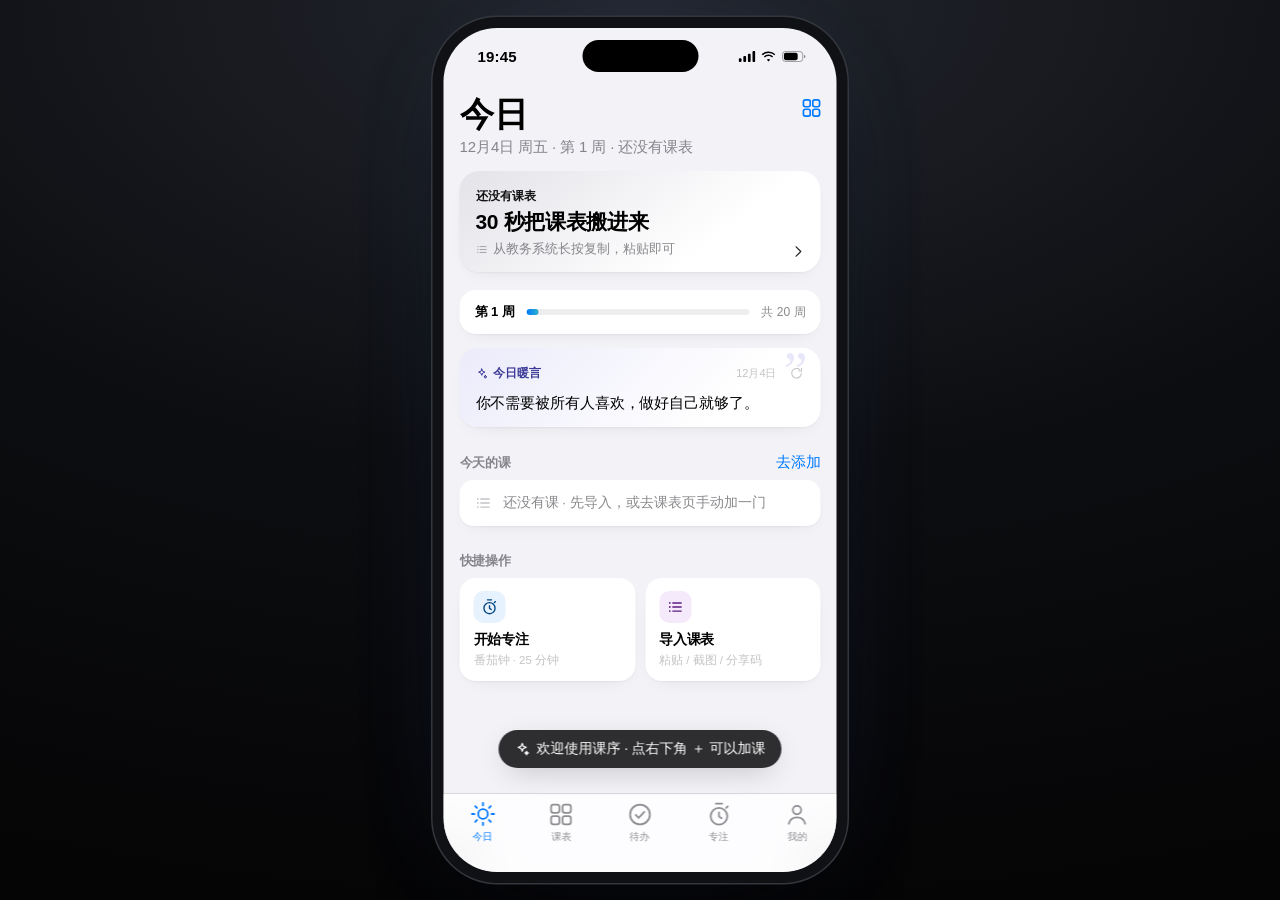
<file: web/index.html>
<!doctype html>
<html lang="zh-CN" data-theme="light">
<head>
<meta charset="utf-8">
<meta name="viewport" content="width=device-width,initial-scale=1,maximum-scale=1,user-scalable=no,viewport-fit=cover">
<meta name="theme-color" content="#F2F2F7" media="(prefers-color-scheme: light)">
<meta name="theme-color" content="#000000" media="(prefers-color-scheme: dark)">
<meta name="apple-mobile-web-app-capable" content="yes">
<meta name="apple-mobile-web-app-title" content="课序">
<meta name="apple-mobile-web-app-status-bar-style" content="default">
<meta name="description" content="课序 —— 不只是课表。课程表 / 下一节课 / 待办 DDL / 专注番茄钟 / 成绩，一个 App 全搞定。">
<title>课序 · 不只是课表</title>
<link rel="manifest" href="manifest.webmanifest">
<link rel="icon" href="assets/icon.svg" type="image/svg+xml">
<link rel="apple-touch-icon" href="assets/icon.svg">
<link rel="stylesheet" href="css/tokens.css">
<link rel="stylesheet" href="css/base.css">
<link rel="stylesheet" href="css/today.css">
<link rel="stylesheet" href="css/schedule.css">
<link rel="stylesheet" href="css/todos.css">
<link rel="stylesheet" href="css/focus.css">
<link rel="stylesheet" href="css/me.css">
<link rel="stylesheet" href="css/me-term.css">
<link rel="stylesheet" href="css/paste.css">
</head>
<body>

<div class="device" id="device">
  <div class="island" aria-hidden="true"></div>

  <div class="statusbar" aria-hidden="true">
    <span class="sb-time" id="sb-time">9:41</span>
    <span class="sb-icons">
      <svg viewBox="0 0 18 12" width="17" height="11" fill="currentColor"><rect x="0" y="8" width="3" height="4" rx="1"/><rect x="5" y="5.5" width="3" height="6.5" rx="1"/><rect x="10" y="3" width="3" height="9" rx="1"/><rect x="15" y="0" width="3" height="12" rx="1"/></svg>
      <svg viewBox="0 0 16 12" width="16" height="11" fill="currentColor"><path d="M8 2.2c2.4 0 4.6.9 6.2 2.5l1.2-1.2A10.4 10.4 0 0 0 8 .6 10.4 10.4 0 0 0 .6 3.5l1.2 1.2A8.7 8.7 0 0 1 8 2.2Zm0 3.3c1.5 0 2.9.6 3.9 1.6l1.2-1.2A7.4 7.4 0 0 0 8 3.9a7.4 7.4 0 0 0-5.1 2l1.2 1.2A5.5 5.5 0 0 1 8 5.5Zm0 3.3c.7 0 1.3.3 1.8.7L8 11.5 6.2 9.5c.5-.4 1.1-.7 1.8-.7Z"/></svg>
      <svg viewBox="0 0 26 12" width="25" height="11"><rect x="0.5" y="0.5" width="22" height="11" rx="3.2" fill="none" stroke="currentColor" stroke-opacity=".38"/><rect x="2" y="2" width="15" height="8" rx="2" fill="currentColor"/><path d="M24 4v4a2.1 2.1 0 0 0 0-4Z" fill="currentColor" fill-opacity=".45"/></svg>
    </span>
  </div>

  <header class="navbar" id="navbar">
    <button class="nav-back" id="nav-back" type="button" aria-label="返回" hidden>
      <svg viewBox="0 0 24 24" fill="none" stroke="currentColor" stroke-width="2.2" stroke-linecap="round" stroke-linejoin="round"><path d="M15 5l-7 7 7 7"/></svg>
    </button>
    <h1 class="nav-title" id="nav-title"></h1>
    <div class="nav-actions" id="nav-actions"></div>
  </header>

  <main class="page" id="page-root" tabindex="-1"></main>

  <nav class="tabbar" id="tabbar" aria-label="主导航"></nav>

  <div class="sheet-layer" id="sheet-root"></div>
  <div class="toast-layer" id="toast-root"></div>
</div>

<script src="js/store.js"></script>
<script src="js/domain.js"></script>
<script src="js/ui.js"></script>
<script src="js/fortunes.js"></script>
<script src="js/app.js"></script>
<script src="js/pages/today.js"></script>
<script src="js/pages/schedule.js"></script>
<script src="js/pages/todos.js"></script>
<script src="js/pages/focus.js"></script>
<script src="js/pages/me.js"></script>
<script src="js/native-ocr.js"></script>
<script src="js/paste-parse.js"></script>
<script src="js/paste-import.js"></script>
<script src="js/android.js"></script>
<script>App.boot();</script>
</body>
</html>
</file>
<file: web/css/tokens.css>
/* ══════════════════════════════════════════════════════════════
   课序 · Design Tokens
   iOS 17 / Human Interface Guideline 近似取值
   ══════════════════════════════════════════════════════════════ */

:root {
  --font: -apple-system, BlinkMacSystemFont, "SF Pro Text", "SF Pro Display",
          "PingFang SC", "Hiragino Sans GB", "Microsoft YaHei", "Segoe UI",
          Roboto, "Helvetica Neue", Arial, sans-serif;
  --font-mono: "SF Mono", ui-monospace, "JetBrains Mono", Consolas, monospace;

  /* ── 系统强调色 ────────────────────────────── */
  --blue: #007AFF;
  --green: #34C759;
  --orange: #FF9500;
  --red: #FF3B30;
  --purple: #AF52DE;
  --teal: #30B0C7;
  --indigo: #5856D6;
  --pink: #FF2D55;
  --yellow: #FFCC00;
  --brown: #A2845E;
  --gray: #8E8E93;
  --gray2: #AEAEB2;
  --gray3: #C7C7CC;

  /* ── 背景 / 分组 ───────────────────────────── */
  --bg-grouped: #F2F2F7;
  --bg-base: #FFFFFF;
  --bg-card: #FFFFFF;
  --bg-card-solid: #FFFFFF;
  --bg-input: #EFEFF4;
  --bg-seg: rgba(118, 118, 128, 0.12);

  /* ── 文字 ──────────────────────────────────── */
  --label: #000000;
  --label-2: rgba(60, 60, 67, 0.6);
  --label-3: rgba(60, 60, 67, 0.3);
  --label-4: rgba(60, 60, 67, 0.18);

  /* ── 描边 / 填充 ───────────────────────────── */
  --separator: rgba(60, 60, 67, 0.29);
  --separator-opaque: #C6C6C8;
  --fill: rgba(120, 120, 128, 0.2);
  --fill-2: rgba(120, 120, 128, 0.16);
  --fill-3: rgba(118, 118, 128, 0.12);

  /* ── 材质（毛玻璃） ────────────────────────── */
  --material-nav: rgba(249, 249, 249, 0.82);
  --material-tab: rgba(255, 255, 255, 0.84);
  --blur: saturate(180%) blur(24px);

  /* ── 阴影 ──────────────────────────────────── */
  --shadow-card: 0 1px 2px rgba(0, 0, 0, 0.04), 0 6px 20px -12px rgba(0, 0, 0, 0.14);
  --shadow-float: 0 8px 30px -8px rgba(0, 0, 0, 0.24);
  --shadow-sheet: 0 -8px 40px -10px rgba(0, 0, 0, 0.22);

  /* ── 圆角 ──────────────────────────────────── */
  --r-card: 16px;
  --r-list: 14px;
  --r-btn: 12px;
  --r-pill: 999px;

  /* ── 间距节奏（4pt 网格） ──────────────────── */
  --gutter: 16px;

  /* ── 动效 ──────────────────────────────────── */
  --ease-ios: cubic-bezier(0.32, 0.72, 0, 1);
  --ease-out: cubic-bezier(0.16, 1, 0.3, 1);
  --spring: cubic-bezier(0.34, 1.36, 0.64, 1);
}

/* ── 深色 ─────────────────────────────────────── */
:root[data-theme="dark"] {
  --blue: #0A84FF;
  --green: #30D158;
  --orange: #FF9F0A;
  --red: #FF453A;
  --purple: #BF5AF2;
  --teal: #40C8E0;
  --indigo: #5E5CE6;
  --pink: #FF375F;
  --yellow: #FFD60A;
  --brown: #AC8E68;
  --gray: #8E8E93;
  --gray2: #636366;
  --gray3: #48484A;

  --bg-grouped: #000000;
  --bg-base: #000000;
  --bg-card: #1C1C1E;
  --bg-card-solid: #1C1C1E;
  --bg-input: #1C1C1E;
  --bg-seg: rgba(118, 118, 128, 0.24);

  --label: #FFFFFF;
  --label-2: rgba(235, 235, 245, 0.6);
  --label-3: rgba(235, 235, 245, 0.3);
  --label-4: rgba(235, 235, 245, 0.18);

  --separator: rgba(84, 84, 88, 0.6);
  --separator-opaque: #38383A;
  --fill: rgba(120, 120, 128, 0.36);
  --fill-2: rgba(120, 120, 128, 0.32);
  --fill-3: rgba(118, 118, 128, 0.24);

  --material-nav: rgba(30, 30, 32, 0.78);
  --material-tab: rgba(22, 22, 24, 0.86);

  --shadow-card: 0 1px 2px rgba(0, 0, 0, 0.4);
  --shadow-float: 0 10px 34px -10px rgba(0, 0, 0, 0.7);
  --shadow-sheet: 0 -8px 40px -10px rgba(0, 0, 0, 0.6);
}

/* ── 课程色板：8 套柔和色，浅/深色各一组 ──────── */
:root {
  --tone-1: #FF9500; --tone-1-soft: #FFF3E2; --tone-1-ink: #8A4B00;
  --tone-2: #007AFF; --tone-2-soft: #E7F2FF; --tone-2-ink: #00457F;
  --tone-3: #34C759; --tone-3-soft: #E6F8EB; --tone-3-ink: #0B6B2A;
  --tone-4: #5856D6; --tone-4-soft: #EBEBFB; --tone-4-ink: #2B2A8E;
  --tone-5: #30B0C7; --tone-5-soft: #E2F6FA; --tone-5-ink: #0C5E6E;
  --tone-6: #AF52DE; --tone-6-soft: #F5E9FC; --tone-6-ink: #5E1F80;
  --tone-7: #FF2D55; --tone-7-soft: #FFE8EE; --tone-7-ink: #8E0A28;
  --tone-8: #A2845E; --tone-8-soft: #F3EEE7; --tone-8-ink: #57432A;
}
:root[data-theme="dark"] {
  --tone-1: #FF9F0A; --tone-1-soft: rgba(255, 159, 10, 0.16); --tone-1-ink: #FFC46B;
  --tone-2: #0A84FF; --tone-2-soft: rgba(10, 132, 255, 0.16); --tone-2-ink: #6FB7FF;
  --tone-3: #30D158; --tone-3-soft: rgba(48, 209, 88, 0.16);  --tone-3-ink: #7BE79A;
  --tone-4: #5E5CE6; --tone-4-soft: rgba(94, 92, 230, 0.18);  --tone-4-ink: #9B99FF;
  --tone-5: #40C8E0; --tone-5-soft: rgba(64, 200, 224, 0.16); --tone-5-ink: #86DBEC;
  --tone-6: #BF5AF2; --tone-6-soft: rgba(191, 90, 242, 0.16); --tone-6-ink: #D79BFA;
  --tone-7: #FF375F; --tone-7-soft: rgba(255, 55, 95, 0.16);  --tone-7-ink: #FF8199;
  --tone-8: #AC8E68; --tone-8-soft: rgba(172, 142, 104, 0.18);--tone-8-ink: #CDB191;
}

/* 便捷别名：.tone-N 同时提供 --tone / --tone-soft / --tone-ink */
.tone-1 { --tone: var(--tone-1); --tone-soft: var(--tone-1-soft); --tone-ink: var(--tone-1-ink); }
.tone-2 { --tone: var(--tone-2); --tone-soft: var(--tone-2-soft); --tone-ink: var(--tone-2-ink); }
.tone-3 { --tone: var(--tone-3); --tone-soft: var(--tone-3-soft); --tone-ink: var(--tone-3-ink); }
.tone-4 { --tone: var(--tone-4); --tone-soft: var(--tone-4-soft); --tone-ink: var(--tone-4-ink); }
.tone-5 { --tone: var(--tone-5); --tone-soft: var(--tone-5-soft); --tone-ink: var(--tone-5-ink); }
.tone-6 { --tone: var(--tone-6); --tone-soft: var(--tone-6-soft); --tone-ink: var(--tone-6-ink); }
.tone-7 { --tone: var(--tone-7); --tone-soft: var(--tone-7-soft); --tone-ink: var(--tone-7-ink); }
.tone-8 { --tone: var(--tone-8); --tone-soft: var(--tone-8-soft); --tone-ink: var(--tone-8-ink); }
</file>
<file: web/css/base.css>
/* ══════════════════════════════════════════════════════════════
   课序 · Base：外壳 / 导航 / 通用组件
   ══════════════════════════════════════════════════════════════ */

*, *::before, *::after { box-sizing: border-box; }

html, body {
  margin: 0; padding: 0; height: 100%;
  -webkit-text-size-adjust: 100%;
}

body {
  font-family: var(--font);
  color: var(--label);
  background: #0a0b0d;
  position: relative;
  display: block;
  width: 100%;
  overflow: hidden;
  overscroll-behavior: none;
  -webkit-font-smoothing: antialiased;
  -moz-osx-font-smoothing: grayscale;
  -webkit-tap-highlight-color: transparent;
}

button { font: inherit; color: inherit; border: 0; background: none; padding: 0; cursor: pointer; }
input, textarea, select { font: inherit; color: inherit; }
h1, h2, h3, h4, p { margin: 0; }
ul, ol { margin: 0; padding: 0; list-style: none; }
svg { display: block; }
[hidden] { display: none !important; }
::selection { background: rgba(0, 122, 255, 0.24); }

/* ── 设备外壳 ─────────────────────────────────────────────── */
.device {
  position: absolute;
  inset: 0;
  display: flex; flex-direction: column;
  width: 100%; height: 100%;
  overflow: hidden;
  background: var(--bg-grouped);
  --top: 12px;
  --bottom: 14px;
  isolation: isolate;
}

body.has-frame { background: radial-gradient(130% 100% at 50% 0%, #23262e 0%, #0d0e11 52%, #050506 100%); }
body.has-frame .device {
  inset: auto;
  left: 50%; top: 50%;
  transform: translate(-50%, -50%);
  width: 393px;
  height: min(852px, calc(100dvh - 56px));
  border-radius: 54px;
  --top: 56px;
  --bottom: 26px;
  box-shadow:
    0 0 0 11px #101114,
    0 0 0 12.5px #33363d,
    0 40px 90px -32px rgba(0, 0, 0, 0.9),
    0 0 130px -50px rgba(90, 140, 255, 0.28);
}

/* ── 状态栏 / 灵动岛 ──────────────────────────────────────── */
.island { display: none; }
body.has-frame .island {
  display: block; position: absolute; z-index: 40;
  top: 12px; left: 50%; transform: translateX(-50%);
  width: 116px; height: 32px; border-radius: 20px;
  background: #000;
}
.statusbar { display: none; }
body.has-frame .statusbar {
  display: flex; align-items: center; justify-content: space-between;
  position: absolute; z-index: 41; top: 0; left: 0; right: 0;
  height: 56px; padding: 0 30px 0 34px;
  font-size: 15px; font-weight: 600; letter-spacing: 0.2px;
  color: var(--label);
  pointer-events: none;
}
.sb-icons { display: flex; align-items: center; gap: 5px; }

/* ── 导航栏 ───────────────────────────────────────────────── */
.navbar {
  position: absolute; z-index: 30;
  top: var(--top); left: 0; right: 0;
  height: 48px;
  display: flex; align-items: center; justify-content: center;
  padding: 0 12px;
  color: var(--label);
  transition: background .22s var(--ease-ios), box-shadow .22s var(--ease-ios), backdrop-filter .22s;
  -webkit-backdrop-filter: transparent;
  backdrop-filter: transparent;
}
.navbar.scrolled {
  background: var(--material-nav);
  -webkit-backdrop-filter: var(--blur);
  backdrop-filter: var(--blur);
  box-shadow: 0 0.5px 0 var(--separator);
}
.navbar.solid {
  background: var(--material-nav);
  -webkit-backdrop-filter: var(--blur);
  backdrop-filter: var(--blur);
  box-shadow: 0 0.5px 0 var(--separator);
}
.nav-title {
  font-size: 17px; font-weight: 600; letter-spacing: -0.2px;
  opacity: 0; transform: translateY(3px);
  transition: opacity .2s var(--ease-ios), transform .2s var(--ease-ios);
  white-space: nowrap; overflow: hidden; text-overflow: ellipsis;
  max-width: 60%;
}
.navbar.scrolled .nav-title,
.navbar.solid .nav-title { opacity: 1; transform: none; }
.nav-back {
  position: absolute; left: 6px; top: 50%; transform: translateY(-50%);
  width: 40px; height: 40px; display: grid; place-items: center;
  color: var(--blue); border-radius: var(--r-pill);
}
.nav-back svg { width: 22px; height: 22px; }
.nav-back:active { opacity: .5; }
.nav-actions {
  position: absolute; right: 14px; top: 50%; transform: translateY(-50%);
  display: flex; align-items: center; gap: 14px;
}
.nav-action { color: var(--blue); font-size: 17px; font-weight: 400; }
.nav-action:active { opacity: .5; }

/* ── 页面滚动区 ───────────────────────────────────────────── */
.page {
  position: relative;
  flex: 1 1 auto;
  overflow-y: auto;
  overflow-x: hidden;
  -webkit-overflow-scrolling: touch;
  overscroll-behavior: contain;
  padding: calc(var(--top) + 8px) 0 calc(var(--bottom) + 74px);
  scrollbar-width: none;
  outline: none;
}
.page::-webkit-scrollbar { display: none; }
.page-enter { animation: pageIn .32s var(--ease-ios) both; }
@keyframes pageIn {
  from { opacity: 0; transform: translateY(8px) scale(0.995); }
  to   { opacity: 1; transform: none; }
}

/* ── 标题 ─────────────────────────────────────────────────── */
.large-title {
  font-size: 34px; line-height: 41px; font-weight: 700;
  letter-spacing: 0.37px;
  padding: 2px var(--gutter) 0;
}
.large-title .lt-sub {
  display: block;
  font-size: 15px; font-weight: 400; line-height: 20px;
  letter-spacing: -0.1px; color: var(--label-2);
  margin-top: 2px;
}
.section-head {
  display: flex; align-items: baseline; justify-content: space-between;
  padding: 26px var(--gutter) 8px;
  font-size: 13px; font-weight: 600; letter-spacing: -0.08px;
  color: var(--label-2); text-transform: none;
}
.section-head .sh-action { color: var(--blue); font-weight: 400; font-size: 15px; }
.group-label {
  padding: 18px var(--gutter) 6px;
  font-size: 13px; font-weight: 600; color: var(--label-2);
}

/* ── 卡片 ─────────────────────────────────────────────────── */
.card {
  background: var(--bg-card);
  border-radius: var(--r-card);
  box-shadow: var(--shadow-card);
}
.card-pad { padding: 16px; }
.stack { display: flex; flex-direction: column; gap: 12px; }
.row { display: flex; align-items: center; gap: 12px; }
.grow { flex: 1 1 auto; min-width: 0; }
.muted { color: var(--label-2); }
.ellipsis { white-space: nowrap; overflow: hidden; text-overflow: ellipsis; }

/* ── 分组列表（iOS insetGrouped） ─────────────────────────── */
.list {
  margin: 0 var(--gutter);
  background: var(--bg-card);
  border-radius: var(--r-list);
  overflow: hidden;
  box-shadow: var(--shadow-card);
}
.list-row {
  position: relative;
  display: flex; align-items: center; gap: 12px;
  width: 100%;
  min-height: 46px;
  padding: 11px 14px;
  text-align: left;
  background: var(--bg-card);
  transition: background .12s;
}
.list-row + .list-row::before {
  content: ""; position: absolute; top: 0; left: 14px; right: 0;
  height: 0.5px; background: var(--separator);
}
.list-row.tappable:active { background: var(--fill-3); }
.list-row .lr-icon {
  width: 29px; height: 29px; border-radius: 8px;
  display: grid; place-items: center; flex: 0 0 auto;
  background: var(--blue); color: #fff;
}
.list-row .lr-icon svg { width: 17px; height: 17px; }
.list-row .lr-title { font-size: 17px; letter-spacing: -0.2px; }
.list-row .lr-value { font-size: 17px; color: var(--label-2); margin-left: auto; }
.list-row .lr-chevron { color: var(--label-3); margin-left: auto; }
.list-row .lr-chevron svg { width: 15px; height: 15px; }
.list-footer {
  padding: 7px calc(var(--gutter) + 4px) 0;
  font-size: 12.5px; line-height: 17px; color: var(--label-2);
}

/* ── 按钮 ─────────────────────────────────────────────────── */
.btn {
  display: inline-flex; align-items: center; justify-content: center; gap: 6px;
  min-height: 44px; padding: 0 18px;
  border-radius: var(--r-btn);
  font-size: 17px; font-weight: 500; letter-spacing: -0.2px;
  transition: transform .12s var(--ease-out), opacity .12s, background .15s;
  user-select: none;
}
.btn:active { transform: scale(0.97); opacity: .8; }
.btn-primary { background: var(--blue); color: #fff; }
.btn-secondary { background: var(--fill-3); color: var(--blue); }
.btn-tinted { background: var(--blue); color: #fff; }
.btn-danger { color: var(--red); background: var(--fill-3); }
.btn-ghost { color: var(--blue); }
.btn-block { display: flex; width: 100%; }
.btn-sm { min-height: 34px; font-size: 15px; padding: 0 12px; border-radius: 10px; }
.btn[disabled] { opacity: .38; pointer-events: none; }

.chip {
  display: inline-flex; align-items: center; gap: 5px;
  height: 28px; padding: 0 11px;
  border-radius: var(--r-pill);
  font-size: 13px; font-weight: 500;
  background: var(--fill-3); color: var(--label-2);
  transition: background .15s, color .15s, transform .12s;
}
.chip:active { transform: scale(0.95); }
.chip.on { background: var(--blue); color: #fff; }

.tone-pill {
  display: inline-flex; align-items: center; gap: 6px;
  height: 26px; padding: 0 10px; border-radius: var(--r-pill);
  font-size: 12.5px; font-weight: 600;
  background: var(--tone-soft); color: var(--tone-ink);
}
.tone-dot { width: 8px; height: 8px; border-radius: 50%; background: var(--tone); flex: 0 0 auto; }

/* ── 分段控件 ─────────────────────────────────────────────── */
.seg {
  display: flex; gap: 2px; padding: 2px;
  margin: 0 var(--gutter);
  background: var(--bg-seg);
  border-radius: 9px;
}
.seg-item {
  flex: 1; min-height: 32px;
  display: flex; align-items: center; justify-content: center;
  font-size: 13px; font-weight: 500; letter-spacing: -0.08px;
  color: var(--label);
  border-radius: 7px;
  transition: background .18s var(--ease-ios), box-shadow .18s;
}
.seg-item.on {
  background: var(--bg-card-solid);
  box-shadow: 0 3px 8px -2px rgba(0, 0, 0, 0.12), 0 0 0 0.5px rgba(0, 0, 0, 0.04);
  font-weight: 600;
}

/* ── 表单 ─────────────────────────────────────────────────── */
.field { display: flex; flex-direction: column; gap: 7px; }
.field-label {
  font-size: 12.5px; font-weight: 600; color: var(--label-2);
  padding-left: 2px;
}
.input, .textarea, .select {
  width: 100%;
  min-height: 44px;
  padding: 11px 13px;
  background: var(--bg-input);
  border: 0; border-radius: var(--r-btn);
  font-size: 17px; letter-spacing: -0.2px;
  color: var(--label);
  outline: none;
  transition: box-shadow .15s;
  -webkit-appearance: none; appearance: none;
}
.input::placeholder, .textarea::placeholder { color: var(--label-3); }
.input:focus, .textarea:focus { box-shadow: 0 0 0 3px rgba(0, 122, 255, 0.24); }
.textarea { min-height: 84px; resize: none; line-height: 1.4; }

/* iOS 开关 */
.switch {
  position: relative; width: 51px; height: 31px; flex: 0 0 auto;
  border-radius: var(--r-pill); background: var(--fill);
  transition: background .22s var(--ease-ios);
}
.switch::after {
  content: ""; position: absolute; top: 2px; left: 2px;
  width: 27px; height: 27px; border-radius: 50%;
  background: #fff; box-shadow: 0 2px 5px rgba(0, 0, 0, 0.22);
  transition: transform .22s var(--ease-ios);
}
.switch.on { background: var(--green); }
.switch.on::after { transform: translateX(20px); }

/* ── 模态面板 sheet ───────────────────────────────────────── */
.sheet-layer {
  position: absolute; inset: 0; z-index: 60;
  pointer-events: none;
}
.sheet-layer.open { pointer-events: auto; }
.sheet-backdrop {
  position: absolute; inset: 0;
  background: rgba(0, 0, 0, 0.34);
  opacity: 0; transition: opacity .28s var(--ease-ios);
  -webkit-backdrop-filter: blur(0px); backdrop-filter: blur(0px);
}
.sheet-backdrop.in { opacity: 1; }
.sheet {
  position: absolute; left: 0; right: 0; bottom: 0;
  max-height: 92%;
  display: flex; flex-direction: column;
  background: var(--bg-card);
  border-radius: 22px 22px 0 0;
  box-shadow: var(--shadow-sheet);
  transform: translateY(100%);
  transition: transform .38s var(--ease-ios);
  will-change: transform;
  padding-bottom: var(--bottom);
}
.sheet.in { transform: none; }
.sheet-grabber {
  width: 38px; height: 5px; border-radius: 3px;
  background: var(--label-4);
  margin: 8px auto 0; flex: 0 0 auto;
}
.sheet-head {
  display: flex; align-items: center; justify-content: space-between;
  gap: 10px; padding: 12px 18px 10px;
  flex: 0 0 auto;
}
.sheet-title { font-size: 19px; font-weight: 700; letter-spacing: -0.3px; }
.sheet-subtitle {
  font-size: 13px; font-weight: 400; color: var(--label-2);
  align-self: baseline;
  white-space: nowrap; overflow: hidden; text-overflow: ellipsis;
  max-width: 46%;
}
.sheet-body {
  padding: 0 18px 16px;
  overflow-y: auto;
  overscroll-behavior: contain;
  -webkit-overflow-scrolling: touch;
}
.sheet-actions {
  display: flex; gap: 10px; padding: 8px 18px 4px;
  flex: 0 0 auto;
}
.sheet-close { color: var(--blue); font-size: 17px; }

/* 弹窗 alert */
.alert {
  position: absolute; left: 50%; top: 50%; transform: translate(-50%, -50%) scale(0.92);
  width: 280px; border-radius: 20px; overflow: hidden;
  background: var(--material-nav);
  -webkit-backdrop-filter: var(--blur); backdrop-filter: var(--blur);
  opacity: 0; transition: opacity .22s var(--ease-ios), transform .28s var(--spring);
  text-align: center; box-shadow: var(--shadow-float);
}
.alert.in { opacity: 1; transform: translate(-50%, -50%) scale(1); }
.alert-text { padding: 20px 18px 16px; }
.alert-title { font-size: 17px; font-weight: 600; letter-spacing: -0.2px; }
.alert-msg { margin-top: 4px; font-size: 13px; line-height: 18px; color: var(--label-2); }
.alert-actions { display: flex; border-top: 0.5px solid var(--separator); }
.alert-btn {
  flex: 1; min-height: 44px; font-size: 17px; color: var(--blue);
  border-right: 0.5px solid var(--separator);
}
.alert-btn:last-child { border-right: 0; }
.alert-btn.danger { color: var(--red); font-weight: 600; }
.alert-btn:active { background: var(--fill-3); }

/* ── Toast ────────────────────────────────────────────────── */
.toast-layer {
  position: absolute; left: 0; right: 0; bottom: calc(var(--bottom) + 78px);
  z-index: 90; display: flex; flex-direction: column; align-items: center;
  gap: 8px; pointer-events: none;
}
.toast {
  max-width: 80%;
  padding: 10px 16px; border-radius: var(--r-pill);
  background: rgba(30, 30, 32, 0.92);
  -webkit-backdrop-filter: blur(14px); backdrop-filter: blur(14px);
  color: #fff; font-size: 14px; font-weight: 500;
  box-shadow: var(--shadow-float);
  animation: toastIn .3s var(--spring) both;
}
.toast.out { animation: toastOut .24s var(--ease-ios) both; }
@keyframes toastIn { from { opacity: 0; transform: translateY(10px) scale(0.94); } }
@keyframes toastOut { to { opacity: 0; transform: translateY(-6px) scale(0.96); } }

/* ── 底部 Tab Bar ─────────────────────────────────────────── */
.tabbar {
  position: absolute; left: 0; right: 0; bottom: 0; z-index: 50;
  height: calc(52px + var(--bottom));
  padding-bottom: var(--bottom);
  display: flex;
  background: var(--material-tab);
  -webkit-backdrop-filter: var(--blur); backdrop-filter: var(--blur);
  box-shadow: 0 -0.5px 0 var(--separator);
}
body.has-frame .tabbar { border-radius: 0 0 54px 54px; }
.tab {
  flex: 1; display: flex; flex-direction: column;
  align-items: center; justify-content: center; gap: 2px;
  padding-top: 4px;
  color: var(--gray);
  transition: color .18s var(--ease-ios);
}
.tab svg { width: 27px; height: 27px; stroke-width: 1.6; transition: transform .2s var(--spring); }
.tab-label { font-size: 10px; font-weight: 500; letter-spacing: 0.1px; }
.tab.active { color: var(--blue); }
.tab.active svg { transform: translateY(-0.5px) scale(1.02); }
.tab:active svg { transform: scale(0.9); }

/* ── 通用小件 ─────────────────────────────────────────────── */
.badge {
  display: inline-flex; align-items: center; justify-content: center;
  min-width: 18px; height: 18px; padding: 0 5px;
  border-radius: var(--r-pill);
  background: var(--red); color: #fff;
  font-size: 11px; font-weight: 700;
}
.badge.blue { background: var(--blue); }
.avatar {
  width: 40px; height: 40px; border-radius: 50%;
  display: grid; place-items: center; flex: 0 0 auto;
  background: var(--tone-soft, var(--fill-3));
  color: var(--tone-ink, var(--label-2));
  font-size: 15px; font-weight: 700;
}
.divider { height: 0.5px; background: var(--separator); margin: 12px 0; }
.spacer { flex: 1 1 auto; }

.empty {
  display: flex; flex-direction: column; align-items: center; gap: 8px;
  padding: 46px 24px; text-align: center; color: var(--label-2);
}
.empty .em-icon {
  width: 58px; height: 58px; border-radius: 18px;
  display: grid; place-items: center;
  background: var(--fill-3); color: var(--label-3);
  margin-bottom: 4px;
}
.empty .em-icon svg { width: 28px; height: 28px; }
.empty .em-title { font-size: 16px; font-weight: 600; color: var(--label); }
.empty .em-desc { font-size: 13px; line-height: 18px; max-width: 240px; }

.fab {
  position: absolute; right: 18px; bottom: calc(var(--bottom) + 66px);
  z-index: 45;
  width: 54px; height: 54px; border-radius: 50%;
  display: grid; place-items: center;
  background: var(--blue); color: #fff;
  box-shadow: 0 10px 24px -6px rgba(0, 122, 255, 0.55);
  transition: transform .16s var(--ease-out);
}
.fab svg { width: 25px; height: 25px; }
.fab:active { transform: scale(0.9); }

.hr-scroll {
  display: flex; gap: 8px; overflow-x: auto; padding: 2px 0;
  scrollbar-width: none; -ms-overflow-style: none;
}
.hr-scroll::-webkit-scrollbar { display: none; }

.sr-only {
  position: absolute; width: 1px; height: 1px; padding: 0; margin: -1px;
  overflow: hidden; clip: rect(0 0 0 0); white-space: nowrap; border: 0;
}

@media (prefers-reduced-motion: reduce) {
  *, *::before, *::after { animation-duration: .01ms !important; transition-duration: .01ms !important; }
}
</file>
<file: web/css/today.css>
/* ══════════════════════════════════════════════════════════════
   课序 · 今日页
   ══════════════════════════════════════════════════════════════ */

/* ── 下一节课 hero 卡 ─────────────────────────────────────── */
.today-hero {
  position: relative;
  margin: 14px var(--gutter) 0;
  padding: 15px 16px 14px;
  border-radius: 20px;
  overflow: hidden;
  background: linear-gradient(142deg, var(--tone-soft) 0%, var(--bg-card) 66%);
  box-shadow: var(--shadow-card);
  transition: transform .16s var(--ease-out);
}
.today-hero:active { transform: scale(0.988); }
.today-hero::before {
  content: ""; position: absolute; left: 0; top: 14px; bottom: 14px;
  width: 3.5px; border-radius: 2px; background: var(--tone);
}
.today-hero .h-top { display: flex; align-items: flex-start; gap: 10px; }
.today-hero .h-main { flex: 1 1 auto; min-width: 0; }
.today-hero .h-eyebrow {
  display: inline-flex; align-items: center; gap: 5px;
  font-size: 12px; font-weight: 600; letter-spacing: .2px;
  color: var(--tone-ink); opacity: .92;
}
.today-hero .h-live {
  width: 6px; height: 6px; border-radius: 50%; background: var(--tone);
  animation: pulse 1.8s var(--ease-ios) infinite;
}
@keyframes pulse { 0%, 100% { opacity: 1; transform: scale(1); } 50% { opacity: .35; transform: scale(.8); } }
.today-hero .h-name {
  font-size: 21px; line-height: 27px; font-weight: 700; letter-spacing: -.35px;
  margin-top: 3px;
  overflow: hidden; text-overflow: ellipsis; white-space: nowrap;
}
.today-hero .h-meta {
  margin-top: 6px;
  display: flex; align-items: center; flex-wrap: wrap; gap: 4px 12px;
  font-size: 12.5px; color: var(--label-2);
}
.today-hero .h-meta .hm-i { display: inline-flex; align-items: center; gap: 4px; }
.today-hero .h-meta svg { width: 13px; height: 13px; opacity: .7; }
.today-hero .h-count { text-align: right; flex: 0 0 auto; padding-top: 2px; }
.today-hero .h-count b {
  display: block; font-size: 24px; line-height: 26px; font-weight: 700;
  letter-spacing: -.6px; color: var(--tone-ink);
  font-variant-numeric: tabular-nums;
}
.today-hero .h-count span {
  display: block; font-size: 11px; color: var(--label-2); margin-top: 3px;
}
.today-hero .h-arrow {
  position: absolute; right: 14px; bottom: 12px;
  color: var(--tone); opacity: .85;
}
.today-hero .h-arrow svg { width: 17px; height: 17px; }
.today-hero.rest { background: linear-gradient(142deg, var(--fill-3) 0%, var(--bg-card) 70%); }
.today-hero.rest::before { display: none; }

/* ── 今日时间轴 ───────────────────────────────────────────── */
.tl { margin: 0 var(--gutter); display: flex; flex-direction: column; gap: 8px; }
.tl-item { display: grid; grid-template-columns: 46px 1fr; gap: 10px; align-items: stretch; }
.tl-time {
  text-align: right; padding-top: 11px;
  font-variant-numeric: tabular-nums;
}
.tl-time b { display: block; font-size: 13px; font-weight: 600; color: var(--label); letter-spacing: -.2px; }
.tl-time span { display: block; font-size: 10.5px; color: var(--label-3); margin-top: 1px; }
.tl-card {
  position: relative;
  display: flex; align-items: center; gap: 10px;
  padding: 10px 12px 10px 13px;
  min-height: 58px;
  background: var(--bg-card);
  border-radius: 14px;
  box-shadow: var(--shadow-card);
  transition: transform .14s var(--ease-out), opacity .2s;
  overflow: hidden;
}
.tl-card::before {
  content: ""; position: absolute; left: 0; top: 10px; bottom: 10px;
  width: 3px; border-radius: 2px; background: var(--tone);
}
.tl-card:active { transform: scale(.985); }
.tl-card .tc-body { flex: 1 1 auto; min-width: 0; }
.tl-card .tc-name {
  font-size: 15px; font-weight: 600; letter-spacing: -.2px;
  white-space: nowrap; overflow: hidden; text-overflow: ellipsis;
}
.tl-card .tc-sub {
  margin-top: 3px; font-size: 12px; color: var(--label-2);
  display: flex; align-items: center; gap: 4px;
  white-space: nowrap; overflow: hidden; text-overflow: ellipsis;
}
.tl-card .tc-sub svg { width: 12px; height: 12px; flex: 0 0 auto; opacity: .65; }
.tl-card .tc-badge {
  flex: 0 0 auto; font-size: 10.5px; font-weight: 700;
  padding: 3px 7px; border-radius: 6px;
  background: var(--tone-soft); color: var(--tone-ink);
}
.tl-card.past { opacity: .46; }
.tl-card.past .tc-badge { background: var(--fill-3); color: var(--label-2); }
.tl-card.now {
  box-shadow: 0 0 0 1.5px var(--tone), 0 8px 22px -14px var(--tone);
}
.tl-card.now .tc-badge { background: var(--tone); color: #fff; }
.tl-empty {
  display: flex; align-items: center; gap: 10px;
  padding: 14px 15px; border-radius: 14px;
  background: var(--bg-card); box-shadow: var(--shadow-card);
  font-size: 13.5px; color: var(--label-2);
}
.tl-empty svg { width: 18px; height: 18px; color: var(--label-3); flex: 0 0 auto; }

/* ── 待办摘要 ─────────────────────────────────────────────── */
.today-todo .list-row { min-height: 52px; }
.today-todo .tt-check {
  width: 21px; height: 21px; border-radius: 50%; flex: 0 0 auto;
  border: 1.6px solid var(--label-3); transition: all .16s var(--ease-ios);
}
.today-todo .tt-main { flex: 1 1 auto; min-width: 0; }
.today-todo .tt-title { font-size: 14.5px; letter-spacing: -.2px; white-space: nowrap; overflow: hidden; text-overflow: ellipsis; }
.today-todo .tt-course { font-size: 11.5px; color: var(--label-3); margin-top: 2px; }
.today-todo .tt-due { font-size: 12px; font-weight: 600; flex: 0 0 auto; font-variant-numeric: tabular-nums; }
.today-todo .tt-due.warn { color: var(--orange); }
.today-todo .tt-due.bad { color: var(--red); }

/* ── 快捷入口 ─────────────────────────────────────────────── */
.today-actions { display: grid; grid-template-columns: 1fr 1fr; gap: 10px; margin: 0 var(--gutter); }
.today-action {
  display: flex; flex-direction: column; gap: 8px;
  padding: 13px 14px; border-radius: 16px;
  background: var(--bg-card); box-shadow: var(--shadow-card);
  text-align: left;
  transition: transform .14s var(--ease-out);
}
.today-action:active { transform: scale(.975); }
.today-action .ta-icon {
  width: 32px; height: 32px; border-radius: 10px;
  display: grid; place-items: center;
  background: var(--tone-soft); color: var(--tone-ink);
}
.today-action .ta-icon svg { width: 18px; height: 18px; }
.today-action .ta-title { font-size: 14px; font-weight: 600; letter-spacing: -.2px; }
.today-action .ta-sub { font-size: 11.5px; color: var(--label-3); margin-top: -4px; }

/* ── 每日暖言 ─────────────────────────────────────────────── */
.today-quote {
  position: relative;
  margin: 14px var(--gutter) 0;
  padding: 13px 16px 12px;
  border-radius: 18px;
  overflow: hidden;
  background: linear-gradient(135deg, var(--tone-soft) 0%, var(--bg-card) 74%);
  box-shadow: var(--shadow-card);
  transition: transform .15s var(--ease-out);
}
.today-quote:active { transform: scale(.988); }
/* 右上角装饰引号 */
.today-quote::after {
  content: "\201D";
  position: absolute; right: 13px; top: -4px;
  font-family: Georgia, "Times New Roman", serif;
  font-size: 54px; line-height: 1;
  color: var(--tone); opacity: .14;
  pointer-events: none;
}
.today-quote .dq-head { display: flex; align-items: center; gap: 8px; }
.today-quote .dq-eyebrow {
  display: inline-flex; align-items: center; gap: 4px;
  font-size: 11.5px; font-weight: 700; letter-spacing: .3px;
  color: var(--tone-ink); opacity: .92;
}
.today-quote .dq-eyebrow svg { width: 13px; height: 13px; }
.today-quote .dq-date {
  margin-left: auto; font-size: 11px; color: var(--label-3);
  font-variant-numeric: tabular-nums;
}
.today-quote .dq-refresh {
  width: 24px; height: 24px; margin-right: -4px;
  display: grid; place-items: center; border-radius: 50%;
  color: var(--label-3);
  transition: transform .3s var(--ease-ios), color .16s;
}
.today-quote .dq-refresh svg { width: 14px; height: 14px; }
.today-quote:active .dq-refresh { transform: rotate(-90deg); color: var(--tone); }
.today-quote .dq-text {
  margin: 6px 0 0;
  font-size: 15px; line-height: 1.62; letter-spacing: -.1px;
  color: var(--label);
  animation: dqIn .32s var(--ease-ios) both;
}
@keyframes dqIn {
  from { opacity: 0; transform: translateY(3px); }
  to { opacity: 1; transform: none; }
}
.today-quote .dq-author {
  margin-top: 5px; text-align: right;
  font-size: 11.5px; color: var(--label-2);
}
.today-quote .dq-author::before { content: "—— "; opacity: .55; }

/* ── 周进度条 ─────────────────────────────────────────────── */
.today-week {
  margin: 18px var(--gutter) 0;
  padding: 13px 15px;
  border-radius: 16px;
  background: var(--bg-card);
  box-shadow: var(--shadow-card);
  display: flex; align-items: center; gap: 12px;
}
.today-week .tw-label { font-size: 12px; color: var(--label-2); }
.today-week .tw-value { font-size: 13px; font-weight: 600; }
.today-week .tw-bar {
  flex: 1 1 auto; height: 6px; border-radius: 3px;
  background: var(--fill-3); overflow: hidden;
}
.today-week .tw-bar i {
  display: block; height: 100%; border-radius: 3px;
  background: linear-gradient(90deg, var(--blue), var(--teal));
  transition: width .6s var(--ease-ios);
}
</file>
<file: web/css/schedule.css>
/* ══════════════════════════════════════════════════════════════
   课序 · 课表页（周视图）
   ══════════════════════════════════════════════════════════════ */

/* ── 周次选择条 ───────────────────────────────────────────── */
.sch-weeks {
  display: flex; gap: 6px; align-items: center;
  padding: 6px var(--gutter) 14px;
  overflow-x: auto; scrollbar-width: none;
}
.sch-weeks::-webkit-scrollbar { display: none; }
.sch-week {
  position: relative;
  flex: 0 0 auto;
  height: 32px; padding: 0 13px;
  border-radius: var(--r-pill);
  background: var(--fill-3);
  color: var(--label-2);
  font-size: 13px; font-weight: 500; letter-spacing: -.1px;
  font-variant-numeric: tabular-nums;
  transition: background .18s var(--ease-ios), color .18s, transform .14s;
}
.sch-week:active { transform: scale(.94); }
.sch-week.is-current { color: var(--blue); font-weight: 600; }
.sch-week.is-current::after {
  content: ""; position: absolute; left: 50%; bottom: 4px; transform: translateX(-50%);
  width: 4px; height: 4px; border-radius: 50%; background: var(--blue);
}
.sch-week.on { background: var(--blue); color: #fff; box-shadow: 0 6px 14px -6px rgba(0, 122, 255, .65); }
.sch-week.on::after { background: rgba(255, 255, 255, .8); }

/* ── 课程网格 ─────────────────────────────────────────────── */
.sch-grid {
  margin: 0 var(--gutter);
  padding: 10px 8px 12px;
  background: var(--bg-card);
  border-radius: 18px;
  box-shadow: var(--shadow-card);
  overflow: hidden;
}
.sch-head {
  display: grid;
  grid-template-columns: 30px repeat(7, 1fr);
  padding-bottom: 6px;
}
.sch-head .hc {
  text-align: center; line-height: 15px;
  font-size: 10.5px; color: var(--label-3);
}
.sch-head .hc b {
  display: block; font-size: 12.5px; font-weight: 600; color: var(--label);
  font-variant-numeric: tabular-nums;
}
.sch-head .hc.today { color: var(--blue); }
.sch-head .hc.today b { color: var(--blue); }

.sch-body { display: grid; grid-template-columns: 30px 1fr; }
.sch-times { display: flex; flex-direction: column; }
.sch-slot {
  height: 56px;
  display: flex; flex-direction: column; align-items: center;
  padding-top: 4px; gap: 0;
}
.sch-slot b { font-size: 10.5px; font-weight: 600; color: var(--label-2); line-height: 13px; }
.sch-slot span { font-size: 8px; color: var(--label-4); line-height: 10px; font-variant-numeric: tabular-nums; }

.sch-days {
  display: grid;
  grid-template-columns: repeat(7, 1fr);
  position: relative;
}
.sch-col {
  position: relative;
  /* 高度由 JS 按当前作息节次数动态设置（12 节 = 672px） */
  height: 672px;
  border-left: 0.5px solid var(--separator);
  background-image: repeating-linear-gradient(
    to bottom,
    transparent 0, transparent 55.5px,
    var(--separator) 55.5px, var(--separator) 56px
  );
}
.sch-col:first-child { border-left: 0; }
.sch-col.today { background-color: rgba(0, 122, 255, .045); }

.sch-course {
  position: absolute;
  left: 1.5px; right: 1.5px;
  border-radius: 9px;
  padding: 4px 2px 3px 5px;
  background: var(--tone-soft);
  overflow: hidden;
  transition: transform .14s var(--ease-out), box-shadow .14s;
  -webkit-user-select: none; user-select: none;
}
.sch-course:active { transform: scale(.94); box-shadow: 0 2px 10px -2px rgba(0, 0, 0, .2); }
.sch-course::before {
  content: ""; position: absolute; left: 0; top: 4px; bottom: 4px;
  width: 2.5px; border-radius: 2px; background: var(--tone);
}
.sch-course .sc-name {
  font-size: 10.5px; line-height: 1.24; font-weight: 600;
  color: var(--tone-ink);
  display: -webkit-box; -webkit-line-clamp: 3; -webkit-box-orient: vertical;
  overflow: hidden; word-break: break-all;
}
.sch-course .sc-room {
  margin-top: 2px;
  font-size: 8.5px; line-height: 1.2;
  color: var(--tone-ink); opacity: .62;
  white-space: nowrap; overflow: hidden; text-overflow: ellipsis;
}
.sch-course.one-line .sc-name { -webkit-line-clamp: 1; }

.sch-now {
  position: absolute; left: 0; right: 0; height: 0;
  border-top: 1.5px solid var(--red);
  z-index: 6; pointer-events: none;
}
.sch-now::before {
  content: ""; position: absolute; left: -3.5px; top: -4px;
  width: 7px; height: 7px; border-radius: 50%; background: var(--red);
}

/* ── 底部概要 ─────────────────────────────────────────────── */
.sch-summary {
  display: flex; align-items: center; gap: 14px;
  margin: 14px var(--gutter) 0;
  padding: 12px 15px;
  border-radius: 14px;
  background: var(--bg-card);
  box-shadow: var(--shadow-card);
  font-size: 12.5px; color: var(--label-2);
}
.sch-summary b { font-size: 15px; color: var(--label); font-weight: 600; margin-right: 2px; font-variant-numeric: tabular-nums; }
.sch-summary .ss-item { display: flex; align-items: baseline; gap: 1px; }
.sch-summary .spacer { flex: 1; }

/* ── 课程详情 ─────────────────────────────────────────────── */
.cs-head {
  display: flex; align-items: center; gap: 10px;
  padding: 2px 0 14px;
}
.cs-badge {
  width: 44px; height: 44px; border-radius: 13px;
  display: grid; place-items: center; flex: 0 0 auto;
  background: var(--tone-soft); color: var(--tone-ink);
  font-size: 15px; font-weight: 700;
}
.cs-title { font-size: 18px; font-weight: 700; letter-spacing: -.3px; line-height: 1.2; }
.cs-sub { font-size: 12.5px; color: var(--label-2); margin-top: 3px; }
.cs-body .list { margin: 0; }
.cs-body .list:first-child { border-radius: var(--r-list); }

/* ── 表单 ─────────────────────────────────────────────────── */
.sch-form { display: flex; flex-direction: column; gap: 14px; }
.sch-form .select {
  background-image: url("data:image/svg+xml;charset=utf-8,%3Csvg xmlns='http://www.w3.org/2000/svg' viewBox='0 0 24 24' fill='none' stroke='%238E8E93' stroke-width='2' stroke-linecap='round' stroke-linejoin='round'%3E%3Cpath d='M6 9.5l6 6 6-6'/%3E%3C/svg%3E");
  background-repeat: no-repeat;
  background-position: right 12px center;
  background-size: 16px 16px;
  padding-right: 34px;
}
.sch-form-row { display: grid; grid-template-columns: 1fr 1fr; gap: 10px; }
.sch-wd {
  display: flex; gap: 6px;
}
.sch-wd button {
  flex: 1; height: 38px; border-radius: 10px;
  background: var(--bg-input); color: var(--label);
  font-size: 13.5px; font-weight: 500;
  transition: background .16s, color .16s, transform .12s;
}
.sch-wd button:active { transform: scale(.94); }
.sch-wd button.on { background: var(--blue); color: #fff; }
.sch-tones { display: flex; gap: 10px; flex-wrap: wrap; }
.sch-tone {
  width: 30px; height: 30px; border-radius: 50%;
  background: var(--tone);
  display: grid; place-items: center;
  transition: transform .16s var(--spring);
}
.sch-tone svg { width: 16px; height: 16px; color: #fff; opacity: 0; transition: opacity .16s; }
.sch-tone.on { transform: scale(1.12); }
.sch-tone.on svg { opacity: 1; }
.sch-tones-wrap { display: flex; gap: 9px; flex-wrap: wrap; }

.sch-hint {
  display: flex; align-items: center; gap: 6px;
  font-size: 12px; line-height: 17px; color: var(--label-3);
  padding: 0 2px;
}
.sch-hint svg { width: 13px; height: 13px; flex: 0 0 auto; }

/* ── ＋ 菜单 ───────────────────────────────────────────────── */
.sch-menu .list { margin: 0; border-radius: var(--r-list); }
.sch-menu .list-row { min-height: 58px; }
.sch-menu .lr-title { font-size: 16px; }
.sch-menu-desc {
  font-size: 12px; color: var(--label-3); margin-top: 2px; letter-spacing: -.1px;
}
.sch-menu .lr-icon { width: 32px; height: 32px; border-radius: 9px; }
.sch-menu .lr-icon svg { width: 18px; height: 18px; }

@media (max-width: 360px) {
  .sch-course .sc-name { font-size: 9.5px; }
  .sch-course .sc-room { display: none; }
}

/* ── 空课表引导 ───────────────────────────────────────────── */
.sch-empty { padding-top: 54px; }
.sch-empty .em-icon { background: var(--fill-3); }
.sch-empty-actions {
  display: flex; gap: 10px; justify-content: center;
  margin-top: 16px; width: 100%;
}
.sch-empty-actions .btn { min-width: 128px; }
</file>
<file: web/css/todos.css>
/* ══════════════════════════════════════════════════════════════
   课序 · 待办页  （只允许 .todos- 前缀）
   ══════════════════════════════════════════════════════════════ */

/* ── 概览三宫格 ─────────────────────────────────────────────── */
.todos-overview {
  display: flex;
  align-items: stretch;
  margin: 14px var(--gutter) 0;
  padding: 15px 6px 13px;
}

.todos-stat {
  position: relative;
  flex: 1 1 0;
  min-width: 0;
  display: flex;
  flex-direction: column;
  align-items: center;
  gap: 1px;
}
.todos-stat + .todos-stat::before {
  content: "";
  position: absolute;
  left: 0; top: 5px; bottom: 5px;
  width: 0.5px;
  background: var(--separator);
}

.todos-stat-num {
  font-size: 27px;
  line-height: 32px;
  font-weight: 700;
  letter-spacing: -0.6px;
  font-variant-numeric: tabular-nums;
  color: var(--label);
}
.todos-stat-num.is-orange { color: var(--orange); }
.todos-stat-num.is-green { color: var(--green); }
.todos-stat-num.is-zero { color: var(--label-3); }

.todos-stat-label {
  font-size: 12px;
  font-weight: 500;
  letter-spacing: 0.1px;
  color: var(--label-2);
  white-space: nowrap;
}

/* ── 分段控件 ───────────────────────────────────────────────── */
.todos-seg { margin-top: 15px; }

/* ── 分组 ───────────────────────────────────────────────────── */
.todos-body > .section-head:first-child { padding-top: 15px; }

.todos-group-title {
  display: inline-flex;
  align-items: center;
  gap: 6px;
}
.todos-dot {
  width: 7px;
  height: 7px;
  border-radius: 50%;
  background: var(--red);
  flex: 0 0 auto;
}
.todos-count {
  font-size: 13px;
  font-weight: 400;
  color: var(--label-3);
  font-variant-numeric: tabular-nums;
}
.todos-head-right {
  display: inline-flex;
  align-items: baseline;
  gap: 12px;
}
.todos-clear { color: var(--red); }

/* ── 待办行 ─────────────────────────────────────────────────── */
.todos-row {
  align-items: flex-start;
  gap: 10px;
  min-height: 56px;
  padding: 12px 14px;
  cursor: pointer;
}
.todos-row:focus-visible {
  outline: 2px solid var(--blue);
  outline-offset: -2px;
  border-radius: 2px;
}

/* 圆形复选框（视觉 22px，热区 44px） */
.todos-check {
  position: relative;
  flex: 0 0 auto;
  width: 28px;
  height: 28px;
  margin: -3px 0 0 -3px;
  display: grid;
  place-items: center;
  border-radius: 50%;
  -webkit-tap-highlight-color: transparent;
}
.todos-check::after {
  content: "";
  position: absolute;
  inset: -8px;
  border-radius: 50%;
}
.todos-check:active .todos-check-box { transform: scale(0.88); }

.todos-check-box {
  width: 22px;
  height: 22px;
  display: grid;
  place-items: center;
  border-radius: 50%;
  border: 1.8px solid var(--gray3);
  background: transparent;
  color: #fff;
  transition:
    background .18s var(--ease-ios),
    border-color .18s var(--ease-ios),
    transform .18s var(--spring);
}
.todos-check-box svg {
  width: 13px;
  height: 13px;
  stroke-width: 2.8;
  opacity: 0;
  transform: scale(0.5);
  transition: opacity .16s var(--ease-ios), transform .22s var(--spring);
}
.todos-check.on .todos-check-box {
  background: var(--blue);
  border-color: var(--blue);
}
.todos-check.on .todos-check-box svg {
  opacity: 1;
  transform: none;
}

/* 行主体 */
.todos-main {
  flex: 1 1 auto;
  min-width: 0;
  display: flex;
  flex-direction: column;
  gap: 5px;
  padding-top: 1px;
}
.todos-title {
  font-size: 17px;
  line-height: 22px;
  letter-spacing: -0.2px;
  word-break: break-word;
  display: -webkit-box;
  -webkit-box-orient: vertical;
  -webkit-line-clamp: 2;
  line-clamp: 2;
  overflow: hidden;
  transition: opacity .2s var(--ease-ios), color .2s var(--ease-ios);
}

/* 课程 pill */
.todos-pill {
  align-self: flex-start;
  max-width: 100%;
  height: 20px;
  padding: 0 8px;
  gap: 5px;
  font-size: 11.5px;
  font-weight: 600;
}
.todos-pill .tone-dot {
  width: 6px;
  height: 6px;
}
.todos-pill .todos-pill-name {
  overflow: hidden;
  text-overflow: ellipsis;
  white-space: nowrap;
}
.todos-pill.plain {
  background: var(--fill-3);
  color: var(--label-2);
}
.todos-pill.plain .tone-dot { background: var(--gray); }

/* 右侧 DDL */
.todos-due {
  flex: 0 0 auto;
  align-self: flex-start;
  margin-left: auto;
  padding-top: 2px;
  font-size: 13px;
  font-weight: 500;
  line-height: 18px;
  color: var(--label-2);
  font-variant-numeric: tabular-nums;
  white-space: nowrap;
}
.todos-due.overdue { color: var(--red); font-weight: 600; }
.todos-due.today { color: var(--orange); font-weight: 600; }

/* 已完成 */
.todos-row.done .todos-title {
  opacity: 0.55;
  text-decoration: line-through;
  text-decoration-thickness: 1.5px;
}
.todos-row.done .todos-pill { opacity: 0.6; }
.todos-row.done .todos-due { color: var(--label-3); font-weight: 400; }

/* ── 空状态 ─────────────────────────────────────────────────── */
.todos-empty { padding: 40px 24px 26px; }

/* ── 底部留白（给 FAB 让位） ────────────────────────────────── */
.todos-spacer { height: 64px; }

/* ══════════════════════════════════════════════════════════════
   新建 / 编辑 sheet
   ══════════════════════════════════════════════════════════════ */
.todos-form {
  display: flex;
  flex-direction: column;
  gap: 17px;
  padding-top: 4px;
}

.todos-chips {
  padding: 2px 0;
}
.todos-chip {
  flex: 0 0 auto;
  height: 32px;
  padding: 0 12px;
  font-size: 13px;
  gap: 5px;
}
.todos-chip .tone-dot {
  width: 7px;
  height: 7px;
}
.todos-chip.on .tone-dot { background: rgba(255, 255, 255, 0.9); }

.todos-hint {
  font-size: 12.5px;
  line-height: 17px;
  color: var(--label-2);
  padding-left: 2px;
  min-height: 17px;
}

.todos-datetime {
  font-variant-numeric: tabular-nums;
  letter-spacing: 0;
}
.todos-datetime::-webkit-calendar-picker-indicator {
  opacity: .45;
  cursor: pointer;
}

.todos-quick {
  display: flex;
  gap: 8px;
}
.todos-quick-chip {
  height: 28px;
  font-size: 12.5px;
}

.todos-footer {
  display: flex;
  gap: 10px;
  width: 100%;
}
.todos-footer .btn { flex: 1 1 0; }
.todos-footer .btn-del {
  flex: 0 0 auto;
  padding: 0 15px;
}
</file>
<file: web/css/focus.css>
/* ══════════════════════════════════════════════════════════════
   课序 · 专注页 —— 番茄钟 / 今日时段 / 自习热力图
   全部颜色走 tokens 变量，深色模式自动适配
   ══════════════════════════════════════════════════════════════ */

/* ── 计时卡 ─────────────────────────────────────────────────── */
.focus-timer {
  margin: 14px var(--gutter) 0;
  padding: 6px 16px 8px;
  display: flex;
  flex-direction: column;
  align-items: stretch;
  gap: 6px;
  overflow: hidden;              /* 横向滚动的科目行止于卡片圆角内 */
}

/* ── 科目胶囊（横向滚动，两侧按滚动位置渐隐） ─────────────── */
.focus-subjects {
  margin: 0;
  padding: 2px 28px 2px 0;
  -webkit-mask-image: none;
  mask-image: none;
}
.focus-subjects.fade-r {
  -webkit-mask-image: linear-gradient(90deg, #000 0, #000 calc(100% - 26px), transparent calc(100% - 2px));
  mask-image: linear-gradient(90deg, #000 0, #000 calc(100% - 26px), transparent calc(100% - 2px));
}
.focus-subjects.fade-l {
  -webkit-mask-image: linear-gradient(90deg, transparent 2px, #000 26px);
  mask-image: linear-gradient(90deg, transparent 2px, #000 26px);
}
.focus-subjects.fade-l.fade-r {
  -webkit-mask-image: linear-gradient(90deg, transparent 2px, #000 26px, #000 calc(100% - 26px), transparent calc(100% - 2px));
  mask-image: linear-gradient(90deg, transparent 2px, #000 26px, #000 calc(100% - 26px), transparent calc(100% - 2px));
}
.focus-sub-chip {
  flex: 0 0 auto;
  display: inline-flex;
  align-items: center;
  gap: 6px;
  height: 28px;
  padding: 0 11px;
  border-radius: var(--r-pill);
  background: var(--fill-3);
  color: var(--label-2);
  font-size: 13px;
  font-weight: 500;
  letter-spacing: -.1px;
  white-space: nowrap;
  transition: background .18s var(--ease-ios), color .18s var(--ease-ios), transform .12s var(--ease-out);
}
.focus-sub-chip:active { transform: scale(.95); }
.focus-sub-dot {
  width: 7px;
  height: 7px;
  border-radius: 50%;
  flex: 0 0 auto;
  background: var(--tone, var(--blue));
}
.focus-sub-chip.on {
  background: var(--tone-soft);
  color: var(--tone-ink);
  font-weight: 600;
}

/* ── 圆环 ───────────────────────────────────────────────────── */
.focus-ring-wrap {
  position: relative;
  width: 210px;
  height: 210px;
  margin: 2px auto;
  display: grid;
  place-items: center;
}
.focus-ring-wrap::before {
  content: "";
  position: absolute;
  inset: 12px;
  border-radius: 50%;
  background: radial-gradient(circle at 50% 46%, var(--tone-soft) 0%, transparent 72%);
  transition: background .3s var(--ease-ios);
}
.focus-ring-svg {
  position: absolute;
  inset: 0;
  width: 100%;
  height: 100%;
}
.focus-ring-track {
  fill: none;
  stroke: var(--fill-2);
}
.focus-ring-prog {
  fill: none;
  stroke: var(--tone, var(--blue));
  stroke-linecap: round;
  transform: rotate(-90deg);
  transform-origin: 105px 105px;
  transition: stroke-dashoffset .55s var(--ease-ios), opacity .3s var(--ease-ios), stroke .3s var(--ease-ios);
}
.focus-ring-center {
  position: relative;
  z-index: 1;
  display: flex;
  flex-direction: column;
  align-items: center;
  gap: 4px;
  pointer-events: none;
}
.focus-time {
  font-size: 40px;
  line-height: 46px;
  font-weight: 600;
  letter-spacing: -1.6px;
  font-variant-numeric: tabular-nums;
  font-feature-settings: "tnum" 1;
  color: var(--label);
}
.focus-status {
  font-size: 13px;
  letter-spacing: -.1px;
  color: var(--label-2);
}

/* ── 时长分段 ───────────────────────────────────────────────── */
.focus-dur { margin: 0; }
.focus-dur .seg-item {
  min-height: 32px;
  font-size: 13.5px;
  font-variant-numeric: tabular-nums;
}

/* ── 操作按钮 ───────────────────────────────────────────────── */
.focus-cta {
  display: flex;
  flex-direction: column;
  gap: 6px;
}
.focus-main-btn {
  display: flex;
  align-items: center;
  justify-content: center;
  gap: 8px;
  min-height: 44px;
  font-size: 16.5px;
  font-weight: 600;
  letter-spacing: -.2px;
  color: #fff;
  background: var(--tone, var(--blue));
  border-radius: var(--r-btn);
  transition: transform .12s var(--ease-out), opacity .12s, background .3s var(--ease-ios);
}
.focus-main-btn:active { transform: scale(.97); opacity: .88; }
.focus-btn-ico { display: inline-flex; align-items: center; }
.focus-btn-ico svg { width: 20px; height: 20px; }

.focus-cta-row {
  display: grid;
  grid-template-columns: 1fr 1.4fr;
  gap: 10px;
}
.focus-cta-row .btn {
  min-height: 40px;
  font-size: 15px;
}
.focus-abandon-btn { color: var(--red); }
.focus-done-btn { color: var(--blue); font-weight: 600; }

/* ── 今日时间轴 ─────────────────────────────────────────────── */
.focus-list { margin-top: 2px; }
.focus-sess { min-height: 56px; }
.focus-sess-dot {
  width: 8px;
  height: 8px;
  border-radius: 50%;
  flex: 0 0 auto;
  background: var(--tone, var(--blue));
}
.focus-sess-name {
  font-size: 15.5px;
  font-weight: 600;
  letter-spacing: -.2px;
  white-space: nowrap;
  overflow: hidden;
  text-overflow: ellipsis;
}
.focus-sess-time {
  margin-top: 2px;
  font-size: 12px;
  color: var(--label-2);
  font-variant-numeric: tabular-nums;
}
.focus-sess-min {
  flex: 0 0 auto;
  font-size: 13px;
  font-weight: 600;
  color: var(--label-2);
  font-variant-numeric: tabular-nums;
}
.focus-empty-row {
  min-height: 46px;
  gap: 9px;
  color: var(--label-2);
}
.focus-empty-ico {
  display: inline-flex;
  color: var(--label-3);
  flex: 0 0 auto;
}
.focus-empty-text { font-size: 14.5px; letter-spacing: -.1px; }

/* ── 热力图 ─────────────────────────────────────────────────── */
.focus-heat > .section-head { padding-top: 7px; }
.focus-heat-card {
  margin: 0 var(--gutter);
  padding: 10px 16px 2px;
}
.focus-heat-grid {
  display: grid;
  grid-template-columns: repeat(12, 20px);   /* 定宽格子，居中排布 */
  justify-content: center;
  gap: 3px;
}
.focus-heat-cell {
  position: relative;
  aspect-ratio: 1 / 1;
  border-radius: 4.5px;
  background: var(--fill-3);
}
.focus-heat-cell::after {
  content: "";
  position: absolute;
  inset: 0;
  border-radius: inherit;
  background: var(--blue);
  opacity: 0;
  transition: opacity .2s var(--ease-ios);
}
.focus-heat-cell[data-lv="1"]::after { opacity: .22; }
.focus-heat-cell[data-lv="2"]::after { opacity: .38; }
.focus-heat-cell[data-lv="3"]::after { opacity: .56; }
.focus-heat-cell[data-lv="4"]::after { opacity: .76; }
.focus-heat-cell[data-lv="5"]::after { opacity: 1; }
.focus-heat-cell.is-blank { visibility: hidden; }
.focus-heat-cell.is-today { box-shadow: 0 0 0 1.5px var(--label-3); }

.focus-legend {
  display: flex;
  align-items: center;
  justify-content: flex-end;
  gap: 5px;
  margin-top: 4px;
}
.focus-legend-t {
  font-size: 11px;
  color: var(--label-3);
}
.focus-legend .focus-heat-cell {
  width: 11px;
  height: 11px;
  aspect-ratio: auto;
  border-radius: 3px;
}

/* ── 统计行（紧凑一行三段，紧跟图例） ───────────────────────── */
.focus-stats {
  display: grid;
  grid-template-columns: repeat(3, 1fr);
  padding: 7px 0 9px;
}
.focus-stat {
  position: relative;
  text-align: center;
}
.focus-stat + .focus-stat::before {
  content: "";
  position: absolute;
  left: 0;
  top: 50%;
  transform: translateY(-50%);
  width: 0.5px;
  height: 22px;
  background: var(--separator);
}
.focus-stat .fs-val {
  font-size: 19px;
  line-height: 22px;
  font-weight: 700;
  letter-spacing: -.4px;
  font-variant-numeric: tabular-nums;
  color: var(--label);
}
.focus-stat .fs-val i {
  margin-left: 2px;
  font-size: 10.5px;
  font-weight: 600;
  font-style: normal;
  letter-spacing: 0;
  color: var(--label-2);
}
.focus-stat .fs-label {
  margin-top: 1px;
  font-size: 11px;
  color: var(--label-2);
}

/* ── 页面收尾 ───────────────────────────────────────────────── */
.focus-page { padding-bottom: 6px; }
</file>
<file: web/css/me.css>
/* ══════════════════════════════════════════════════════════════
   课序 · 我的 —— 学期卡 / 分组列表 / 导入流程
   只使用 tokens.css 的变量与 base.css 的组件
   ══════════════════════════════════════════════════════════════ */

/* ── 学期信息卡 ──────────────────────────────────────────── */
.me-sem { margin: 16px var(--gutter) 2px; padding: 18px 18px 16px; }

.me-sem-head {
  display: flex; align-items: flex-end; justify-content: space-between; gap: 12px;
}
.me-sem-week { display: flex; align-items: baseline; color: var(--label); }
.me-sem-pre, .me-sem-post {
  font-size: 16px; font-weight: 600; letter-spacing: -0.2px; color: var(--label-2);
}
.me-sem-pre { margin-right: 3px; }
.me-sem-post { margin-left: 3px; }
.me-sem-n {
  font-size: 46px; line-height: 0.9; font-weight: 800; letter-spacing: -2px;
  font-variant-numeric: tabular-nums;
}
.me-sem-right { text-align: right; padding-bottom: 2px; }
.me-sem-total { font-size: 15px; font-weight: 600; color: var(--label); }
.me-sem-left { margin-top: 3px; font-size: 12.5px; color: var(--label-2); }

.me-sem-bar {
  margin-top: 12px; height: 6px; border-radius: 3px;
  background: var(--fill-3); overflow: hidden;
}
.me-sem-bar i {
  display: block; height: 100%; border-radius: 3px;
  background: var(--blue);
  transition: width .5s var(--ease-out);
}

.me-sem-foot {
  display: flex; align-items: center; justify-content: space-between; gap: 10px;
  margin-top: 12px;
}
.me-sem-date { font-size: 13px; color: var(--label-2); }
.me-sem-go {
  display: inline-flex; align-items: center; gap: 2px; flex: 0 0 auto;
  height: 32px; padding: 0 8px 0 12px;
  border-radius: var(--r-pill);
  background: var(--fill-3); color: var(--blue);
  font-size: 13.5px; font-weight: 600;
  transition: transform .12s var(--ease-out), background .15s;
}
.me-sem-go svg { width: 14px; height: 14px; }
.me-sem-go:active { transform: scale(.96); background: var(--fill-2); }

/* ── 分组列表行 ──────────────────────────────────────────── */
.me-list { margin-top: 0; }
.me-row .lr-title { flex: 1 1 auto; min-width: 0; }
.me-row .lr-value { margin-left: auto; font-size: 15px; }
.me-row .lr-chevron { margin-left: 6px; }
.me-row .switch { margin-left: 8px; }

.me-chev { display: inline-flex; color: var(--label-3); margin-left: 6px; }
.me-chev svg { width: 15px; height: 15px; }

.me-icon.green { background: var(--green); }
.me-icon.orange { background: var(--orange); }
.me-icon.indigo { background: var(--indigo); }
.me-icon.teal { background: var(--teal); }
.me-icon.red { background: var(--red); }

.me-danger { color: var(--red); }
.me-ok { color: var(--green); }
.me-warn { color: var(--orange); }

/* ── 外观卡 ──────────────────────────────────────────────── */
.me-card { margin: 0 var(--gutter); padding: 14px 14px 13px; }
.me-card-head { margin-bottom: 10px; }
.me-card-title { font-size: 15px; font-weight: 600; letter-spacing: -0.2px; }
.me-card-value { font-size: 13px; color: var(--label-2); }
.me-seg { margin: 0; }

/* ── 底部版本 ────────────────────────────────────────────── */
.me-foot { padding: 36px 24px 10px; text-align: center; }
.me-foot-ver {
  font-size: 12.5px; color: var(--label-3);
  font-variant-numeric: tabular-nums;
}
.me-foot-tag { margin-top: 5px; font-size: 12.5px; color: var(--label-3); }

/* ══════════════════════════════════════════════════════════
   导入流程（sheet 内部）
   ══════════════════════════════════════════════════════════ */

/* sheet 头部：标题 + 副标题分两行（ui.sheet 默认把二者排在同一行） */
.me-sheet .sheet-head {
  display: grid;
  grid-template-columns: minmax(0, 1fr) auto;
  grid-template-areas: "title close" "sub close";
  align-items: center;
  column-gap: 10px;
  padding: 12px 18px 8px;
}
.me-sheet .sheet-head .sheet-title { grid-area: title; }
.me-sheet .sheet-head .sheet-subtitle {
  grid-area: sub;
  margin-top: -1px;
  font-size: 13px; font-weight: 400; line-height: 17px;
  color: var(--label-2);
}
.me-sheet .sheet-head .sheet-close { grid-area: close; justify-self: end; }
.me-sheet .sheet-head .spacer { display: none; }

.me-import { display: flex; flex-direction: column; gap: 14px; padding-top: 2px; }

.me-import-foot { display: flex; gap: 10px; flex: 1 1 auto; }
.me-import-foot .btn { flex: 1 1 0; }

.me-file { display: none !important; }

/* 4 步进度条 */
.me-steps { display: flex; gap: 5px; }
.me-step {
  flex: 1 1 0; height: 4px; border-radius: 2px;
  background: var(--fill-3);
  transition: background .3s var(--ease-ios), opacity .3s;
}
.me-step.done { background: var(--blue); opacity: .42; }
.me-step.on { background: var(--blue); }

/* Step 1 · 方式选择 */
.me-opt {
  display: flex; align-items: center; gap: 12px;
  width: 100%; min-height: 62px; padding: 12px 12px 12px 14px;
  border-radius: 14px;
  background: var(--fill-3);
  text-align: left;
  transition: transform .12s var(--ease-out), background .15s;
}
.me-opt:active { transform: scale(.985); background: var(--fill-2); }
.me-opt-icon {
  width: 36px; height: 36px; border-radius: 10px;
  display: grid; place-items: center; flex: 0 0 auto;
  color: #fff;
}
.me-opt-icon.blue { background: var(--blue); }
.me-opt-icon.indigo { background: var(--indigo); }
.me-opt-icon.green { background: var(--green); }
.me-opt-txt { display: flex; flex-direction: column; gap: 3px; flex: 1 1 auto; min-width: 0; }
.me-opt-txt b { font-size: 16px; font-weight: 600; letter-spacing: -0.2px; }
.me-opt-txt small { font-size: 12.5px; color: var(--label-2); }

/* Step 2 · 上传 */
.me-drop {
  display: flex; flex-direction: column; align-items: center; gap: 6px;
  width: 100%; padding: 26px 16px;
  border-radius: 14px;
  border: 1.5px dashed var(--separator);
  background: var(--fill-3);
  color: var(--label);
  transition: transform .12s var(--ease-out), background .15s;
}
.me-drop:active { transform: scale(.985); background: var(--fill-2); }
.me-drop-icon {
  width: 52px; height: 52px; border-radius: 16px;
  display: grid; place-items: center;
  background: var(--bg-card); color: var(--blue);
  margin-bottom: 2px;
}
.me-drop-title { font-size: 16px; font-weight: 600; letter-spacing: -0.2px; }
.me-drop-desc { font-size: 12.5px; color: var(--label-2); }

.me-preview {
  position: relative; border-radius: 14px; overflow: hidden;
  background: var(--fill-3);
}
.me-preview-img { display: block; width: 100%; height: auto; }
.me-preview-badge {
  position: absolute; left: 8px; bottom: 8px;
  padding: 4px 9px; border-radius: var(--r-pill);
  background: var(--label); color: var(--bg-card);
  font-size: 11px; font-weight: 600; letter-spacing: 0;
}
.me-preview-acts { display: flex; align-items: center; gap: 8px; }
.me-preview-acts .btn-sm { flex: 0 0 auto; }
.me-preview-name { flex: 1 1 auto; min-width: 0; font-size: 12.5px; color: var(--label-2); }

/* 说明文字 */
.me-note {
  display: flex; align-items: flex-start; gap: 6px;
  font-size: 12.5px; line-height: 17px; color: var(--label-2);
}
.me-note svg { flex: 0 0 auto; margin-top: 1.5px; color: var(--label-3); }
.me-note-top { margin-top: 14px; }

/* Step 2b · 识别中 */
.me-ocr-head {
  display: flex; align-items: center; gap: 8px;
  font-size: 15px; font-weight: 500;
}
.me-spin {
  width: 16px; height: 16px; border-radius: 50%; flex: 0 0 auto;
  border: 2px solid var(--fill);
  border-top-color: var(--blue);
  animation: meSpin .8s linear infinite;
}
@keyframes meSpin { to { transform: rotate(360deg); } }
.me-prog-num {
  margin-left: auto; font-size: 13px; color: var(--label-2);
  font-variant-numeric: tabular-nums;
}
.me-prog { height: 7px; border-radius: 4px; background: var(--fill-3); overflow: hidden; }
.me-prog i {
  display: block; height: 100%; border-radius: 4px;
  background: var(--blue);
  transition: width .12s linear;
}

.me-ocr-lines { display: flex; flex-direction: column; gap: 7px; }
.me-ocr-line {
  display: flex; align-items: center; gap: 7px;
  font-size: 13.5px; color: var(--label);
  animation: meLineIn .3s var(--ease-out) both;
}
@keyframes meLineIn { from { opacity: 0; transform: translateY(5px); } }
.me-ocr-ok {
  width: 18px; height: 18px; border-radius: 50%; flex: 0 0 auto;
  display: grid; place-items: center;
  background: var(--green); color: #fff;
}
.me-ocr-ok svg { width: 11px; height: 11px; }

.me-ocr-thumb { border-radius: 12px; overflow: hidden; background: var(--fill-3); }
.me-ocr-thumb img {
  display: block; width: 100%; height: 128px;
  object-fit: cover; object-position: top center; opacity: .88;
}

/* Step 3 · 校对 */
.me-res-head { display: flex; align-items: baseline; justify-content: space-between; gap: 10px; }
.me-res-count { font-size: 15px; font-weight: 600; letter-spacing: -0.2px; }
.me-res-hint { font-size: 12.5px; color: var(--label-2); }

.me-res-list { display: flex; flex-direction: column; gap: 8px; }
.me-res-row {
  display: flex; align-items: center; gap: 10px;
  padding: 10px 8px 10px 12px;
  border-radius: 12px;
  background: var(--fill-3);
}
.me-res-dot {
  width: 10px; height: 10px; border-radius: 50%; flex: 0 0 auto;
  background: var(--tone, var(--blue));
}
.me-res-main { flex: 1 1 auto; min-width: 0; display: flex; flex-direction: column; gap: 2px; }
.me-res-namerow { display: flex; align-items: center; gap: 6px; }
.me-res-edit { display: inline-flex; flex: 0 0 auto; color: var(--label-3); }
.me-res-edit svg { width: 13px; height: 13px; }
.me-res-name {
  flex: 1 1 auto; min-width: 0;
  border: 0; outline: none; background: transparent;
  color: var(--label);
  font-size: 16px; font-weight: 600; letter-spacing: -0.2px;
  padding: 2px 0;
  border-bottom: 1px solid transparent;
  transition: border-color .15s;
}
.me-res-name:focus { border-bottom-color: var(--blue); }
.me-res-meta { font-size: 12.5px; color: var(--label-2); }
.me-res-del {
  width: 34px; height: 34px; border-radius: 9px; flex: 0 0 auto;
  display: grid; place-items: center;
  color: var(--label-3);
  transition: transform .12s var(--ease-out), color .15s;
}
.me-res-del:active { transform: scale(.9); color: var(--red); }
.me-res-empty {
  padding: 26px 16px; text-align: center;
  font-size: 13.5px; color: var(--label-2);
}

/* 分享码 / 导出 */
.me-share { display: flex; flex-direction: column; gap: 10px; }
.me-code-input {
  min-height: 96px; font-family: var(--font-mono);
  font-size: 12.5px; line-height: 1.55;
  word-break: break-all;
}
.me-share-acts { display: flex; gap: 8px; }
.me-code-meta {
  display: flex; align-items: center; justify-content: space-between; gap: 10px;
  font-size: 12.5px; color: var(--label-2);
}

/* 手动添加表单 */
.me-form { display: flex; flex-direction: column; gap: 14px; }
.me-form-row { display: flex; gap: 10px; }
.me-form-row .field { flex: 1 1 0; min-width: 0; }
.me-wd-seg { margin: 0; }
.me-wd-seg .seg-item { min-height: 34px; font-size: 13px; }
.me-select { -webkit-appearance: none; appearance: none; padding-right: 30px; }

/* 提醒选择列表（sheet 内部不要额外缩进） */
.me-sheet-body { display: flex; flex-direction: column; }
.me-sheet-list { margin: 0; }
.me-check { display: inline-flex; margin-left: auto; color: var(--blue); }

/* ══════════════════════════════════════════════════════════
   Android 原生拍照扫描（step 2 / 2b）
   ══════════════════════════════════════════════════════════ */

/* 主入口：拍照 */
.me-drop-primary { border-style: solid; border-color: transparent; }
.me-drop-primary .me-drop-icon { background: var(--blue); color: #fff; }

/* 次要入口：选择文件 / 示例截图 */
.me-alt { display: flex; gap: 8px; }
.me-alt-btn {
  flex: 1 1 0; min-height: 40px; padding: 0 10px;
  border-radius: 10px;
  font-size: 13px; color: var(--blue);
  background: transparent;
  transition: background .15s, transform .12s var(--ease-out);
}
.me-alt-btn:active { transform: scale(.97); background: var(--fill-3); }

/* 真实 OCR 时长未知 → 不确定进度条 */
.me-prog.indet i {
  position: relative; left: -38%;
  animation: meIndet 1.1s var(--ease-ios) infinite;
}
@keyframes meIndet {
  0% { transform: translateX(0); }
  100% { transform: translateX(360%); }
}

/* 识别失败 */
.me-fail {
  display: flex; flex-direction: column; align-items: center; gap: 7px;
  padding: 22px 16px 18px;
  border-radius: 14px;
  background: var(--fill-3);
  text-align: center;
}
.me-fail-icon {
  width: 46px; height: 46px; border-radius: 50%;
  display: grid; place-items: center;
  background: var(--bg-card); color: var(--orange);
  margin-bottom: 2px;
}
.me-fail-title { font-size: 16px; font-weight: 600; letter-spacing: -0.2px; }
.me-fail-desc { font-size: 12.5px; line-height: 17px; color: var(--label-2); }

.me-raw-head { font-size: 12.5px; font-weight: 600; color: var(--label-2); }
.me-raw {
  max-height: 132px; overflow-y: auto; -webkit-overflow-scrolling: touch;
  display: flex; flex-direction: column; gap: 5px;
  padding: 9px 11px;
  border-radius: 10px;
  background: var(--bg-input);
}
.me-raw-line {
  font-size: 12px; line-height: 15px; color: var(--label-2);
  word-break: break-all;
}
.me-fail-manual {
  flex: 0 0 auto;
  min-height: 44px;
  background: var(--fill-3);
  color: var(--blue); font-weight: 600;
}
</file>
<file: web/css/me-term.css>
/* ══════════════════════════════════════════════════════════════
   课序 · 学期 / 作息 / 暖言 / 免打扰 设置面板样式
   ══════════════════════════════════════════════════════════════ */

/* 学期卡上的「开学日期」变成可点入口 */
.me-sem-date-btn {
  display: inline-flex; align-items: center; gap: 5px;
  padding: 0; margin: 0;
  background: none; border: 0;
  color: var(--label-2);
  font-size: 12.5px; letter-spacing: -.1px;
  transition: opacity .15s;
}
.me-sem-date-btn svg { width: 13px; height: 13px; opacity: .65; }
.me-sem-date-btn:active { opacity: .55; }

/* 通用面板 */
.me-term { display: flex; flex-direction: column; gap: 15px; padding-bottom: 4px; }
.me-term-chips { display: flex; gap: 8px; flex-wrap: wrap; }
.me-term-preview {
  display: flex; align-items: flex-start; gap: 6px;
  padding: 10px 12px;
  border-radius: 12px;
  background: var(--fill-3);
  font-size: 12.5px; line-height: 18px;
  color: var(--label-2);
}
.me-term-preview svg { width: 14px; height: 14px; flex: 0 0 auto; margin-top: 2px; opacity: .7; }
.me-term-preview b { color: var(--label); font-weight: 600; }
.me-term-warn { color: var(--orange); }

/* 输入框：去掉 spinner / 统一高度 */
.me-term input[type="number"]::-webkit-outer-spin-button,
.me-term input[type="number"]::-webkit-inner-spin-button {
  -webkit-appearance: none; margin: 0;
}
.me-term input[type="number"] { -moz-appearance: textfield; appearance: textfield; }
.me-term input[type="date"],
.me-term input[type="number"] { min-height: 44px; }

/* ── 作息时间编辑 ─────────────────────────────────────────── */
.me-period { display: flex; flex-direction: column; gap: 14px; padding-bottom: 2px; }
.me-period-scroll {
  max-height: 44vh; overflow-y: auto; -webkit-overflow-scrolling: touch;
  display: flex; flex-direction: column; gap: 8px; padding: 2px;
}
.me-period-row {
  display: grid;
  grid-template-columns: 22px 1fr auto 1fr;
  align-items: center;
  gap: 8px;
}
.me-period-idx {
  text-align: right;
  font-size: 12px; color: var(--label-3); font-variant-numeric: tabular-nums;
}
.me-period-time {
  min-width: 0; min-height: 40px;
  padding: 8px 10px; font-size: 15px; text-align: center;
}
.me-period-dash { flex: 0 0 auto; color: var(--label-3); font-size: 13px; }

/* 免打扰：左右两个时间 */
.me-term-row2 { display: grid; grid-template-columns: 1fr 1fr; gap: 10px; }

/* 面板里的 list 去掉外边距 */
.me-quote-switch { margin: 0; }
</file>
<file: web/css/paste.css>
/* ══════════════════════════════════════════════════════════════
   课序 · 粘贴导入
   ══════════════════════════════════════════════════════════════ */

.pst { padding-bottom: 4px; }

/* 三步说明 */
.pst-howto { display: flex; flex-direction: column; gap: 7px; margin-bottom: 12px; }
.pst-step {
  display: flex; align-items: flex-start; gap: 8px;
  font-size: 12.5px; line-height: 18px; color: var(--label-2);
}
.pst-step i {
  width: 18px; height: 18px; margin-top: 1px;
  border-radius: 50%; background: var(--fill-3);
  color: var(--label-2); font-size: 11px; font-style: normal;
  display: grid; place-items: center; flex: 0 0 auto;
}
.pst-step b { color: var(--label); font-weight: 600; }

/* 输入框：等宽字体，方便看清表格结构 */
.pst-ta {
  min-height: 148px;
  font-family: var(--font-mono);
  font-size: 12.5px; line-height: 1.55;
  white-space: pre;
  overflow-x: auto;
}
.pst-ta-filled { color: var(--label-2); }

.pst-btnrow { display: flex; gap: 8px; margin-top: 10px; flex-wrap: wrap; }
.pst-footrow { display: flex; gap: 10px; width: 100%; }

/* 校对页 */
.pst-head { display: flex; align-items: flex-start; gap: 10px; }
.pst-head-main { flex: 1 1 auto; min-width: 0; }
.pst-head-title { font-size: 16px; font-weight: 700; letter-spacing: -.2px; }
.pst-head-sub { font-size: 12px; color: var(--label-2); margin-top: 2px; }

.pst-list { display: flex; flex-direction: column; gap: 8px; margin-top: 12px; }
.pst-row {
  display: flex; align-items: center; gap: 10px;
  padding: 9px 12px;
  border-radius: 12px;
  background: var(--bg-input);
}
.pst-bar { width: 3px; height: 30px; border-radius: 2px; background: var(--tone); flex: 0 0 auto; }
.pst-row-main { flex: 1 1 auto; min-width: 0; }
.pst-name {
  width: 100%; border: 0; padding: 0; margin: 0;
  background: transparent; outline: none;
  font-size: 15px; font-weight: 600; letter-spacing: -.2px;
  color: var(--label);
}
.pst-name:focus { color: var(--blue); }
.pst-row-sub {
  display: flex; gap: 5px; flex-wrap: wrap;
  font-size: 11.5px; color: var(--label-2); margin-top: 2px;
}
.pst-dot { opacity: .45; }
.pst-del {
  width: 30px; height: 30px; border-radius: 50%;
  display: grid; place-items: center; flex: 0 0 auto;
  color: var(--label-3);
  transition: color .15s, background .15s;
}
.pst-del:active { background: var(--fill-3); color: var(--red); }

/* 失败态 */
.pst-fail {
  display: flex; flex-direction: column; align-items: center; gap: 6px;
  padding: 22px 18px 16px; text-align: center;
}
.pst-fail-icon {
  width: 46px; height: 46px; border-radius: 14px;
  display: grid; place-items: center;
  background: var(--fill-3); color: var(--label-3);
  margin-bottom: 4px;
}
.pst-fail-title { font-size: 15px; font-weight: 600; }
.pst-fail-desc { font-size: 12.5px; line-height: 18px; color: var(--label-2); max-width: 280px; }

.pst-raw { margin-top: 10px; }
.pst-raw-head { font-size: 11.5px; color: var(--label-3); margin-bottom: 5px; }
.pst-raw-pre {
  margin: 0; padding: 10px 12px; max-height: 150px; overflow: auto;
  border-radius: 12px; background: var(--bg-input);
  font-family: var(--font-mono); font-size: 11px; line-height: 1.5;
  color: var(--label-2); white-space: pre-wrap; word-break: break-all;
}
</file>
